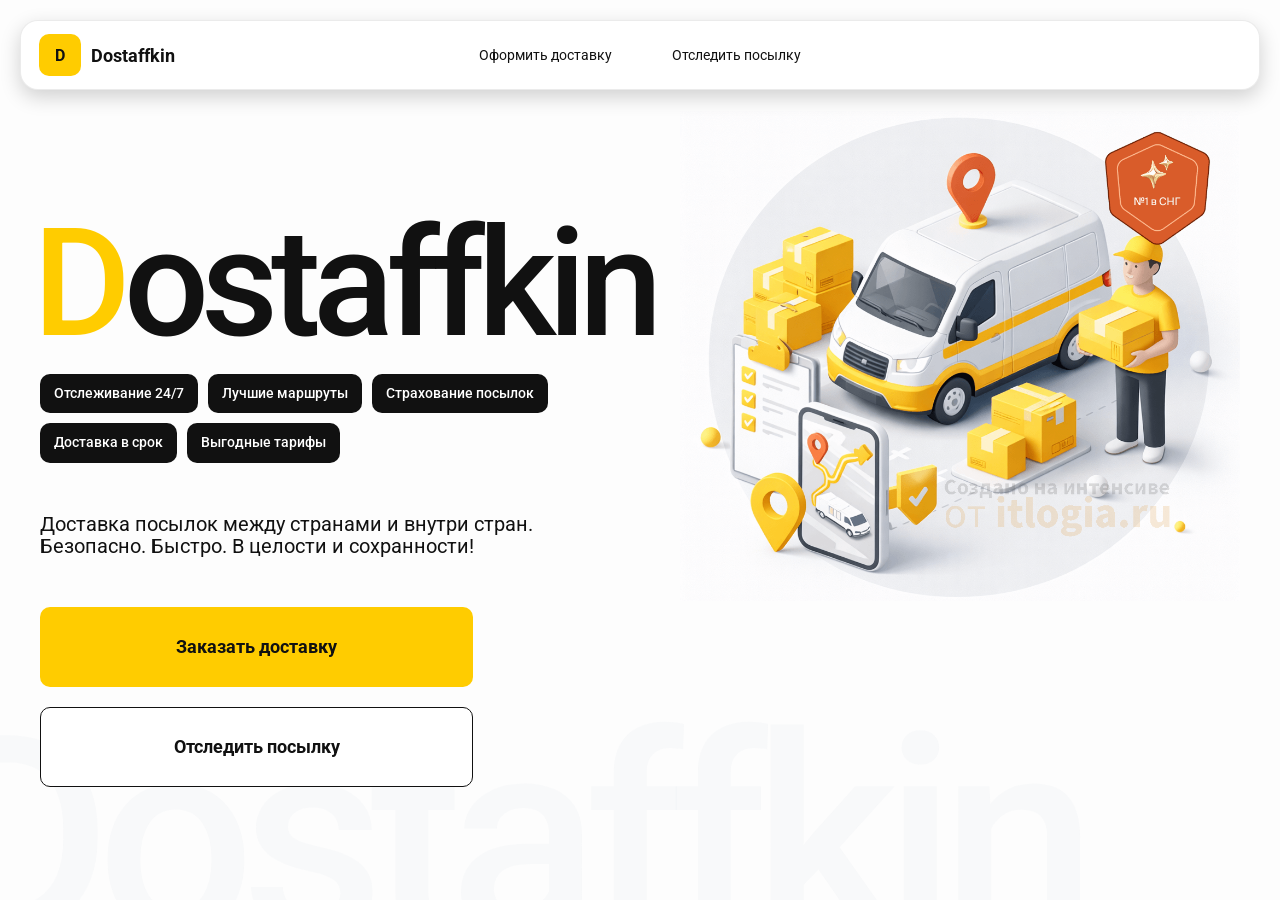
<file: index.html>
<!doctype html>
<html lang="ru">

<head>
    <meta charset="utf-8" />
    <meta name="viewport" content="width=device-width,initial-scale=1,maximum-scale=1,user-scalable=0" />
    <title>Dostaffkin — Доставка посылок между странами и внутри стран. Безопасно. Быстро. В целости и сохранности!
    </title>

    <link href="styles/base.css " rel="stylesheet" />
    <link href="styles/base_adaptive.css " rel="stylesheet" />
    <link href="styles/index.css " rel="stylesheet" />
    <link href="styles/index_adaptive.css " rel="stylesheet" />
</head>

<body>
    <div class="container">
        <header class="header">
            <a class="header-brand" href="#">
                <div class="header-logo">D</div>
                <div class="header-title">Dostaffkin</div>
            </a>
            <nav class="header-menu">
                <a class="header-link" href="./order.html">Оформить <span>доставку</span></a>
                <a class="header-link" href="./track.html">Отследить <span>посылку</span></a>
            </nav>
        </header>
        <main class="main">
            <section class="main-info">
                <div class="main-title">
                    <span>D</span>ostaffkin
                </div>
                <div class="main-features">
                    <div class="main-feature">Отслеживание 24/7</div>
                    <div class="main-feature">Лучшие маршруты</div>
                    <div class="main-feature">Страхование посылок</div>
                    <div class="main-feature">Доставка в срок</div>
                    <div class="main-feature">Выгодные тарифы</div>
                </div>
                <div class="main-description">
                    Доставка посылок между странами и внутри стран.
                    Безопасно. Быстро. В целости и сохранности!
                </div>
                <div class="main-actions">
                    <a class="button" type="button" href="./order.html">Заказать доставку</a>
                    <a class="button button-white" type="button" href="./track.html">Отследить посылку</a>
                </div>
            </section>
            <div class="main-title-ghost">Dostaffkin</div>
            <section class="main-image">
                <img src="images/main-image.png" alt="Main image" />
            </section> 
        </main>
    </div>

</body>

</html>
</file>
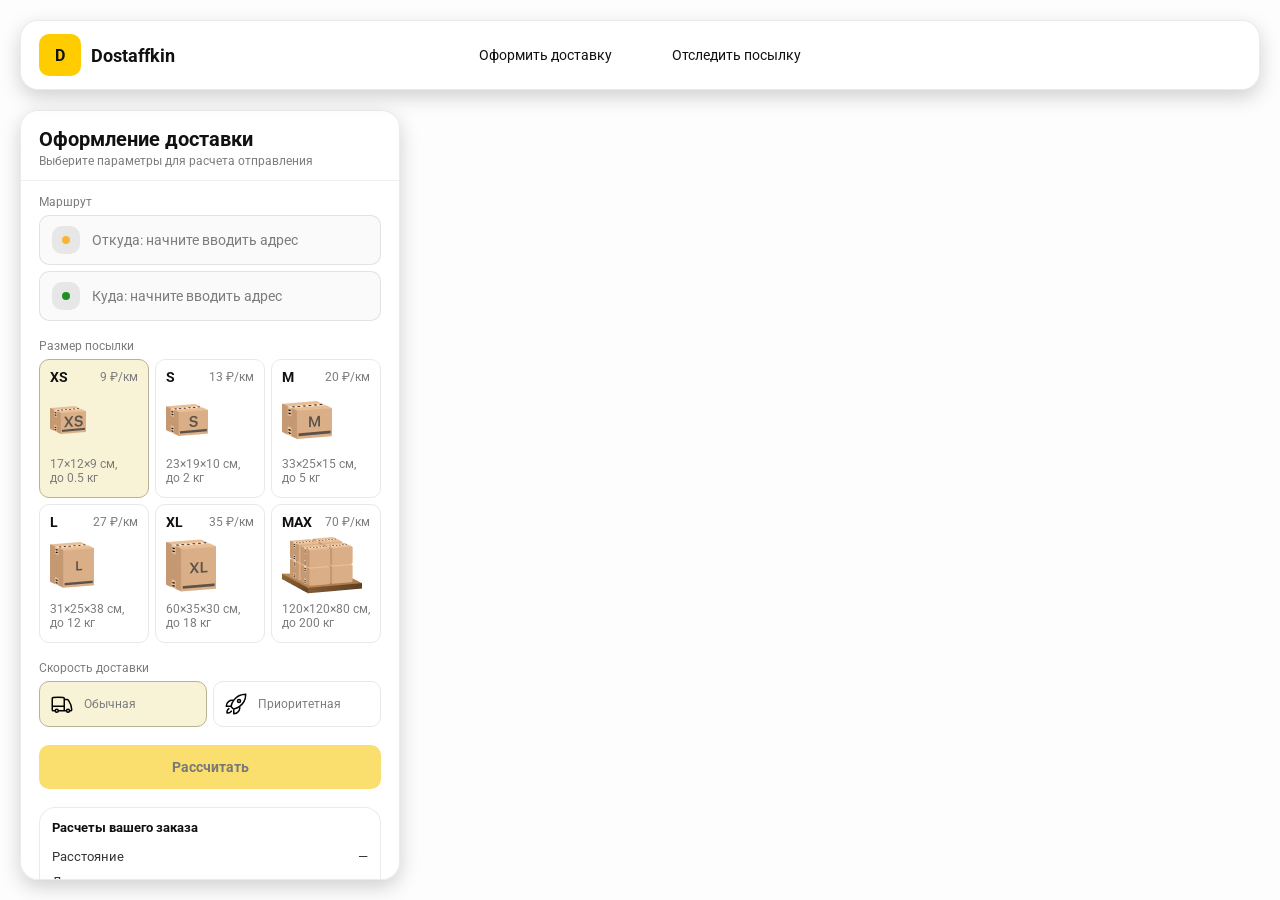
<file: order.html>
<!doctype html>
<html lang="ru">

<head>
    <meta charset="utf-8" />
    <meta name="viewport" content="width=device-width,initial-scale=1,maximum-scale=1,user-scalable=0" />
    <title>Оформление доставки</title>

    <link rel="stylesheet" href="styles/base.css" />
    <link rel="stylesheet" href="styles/base_adaptive.css" />

    <link rel="stylesheet" href="styles/order.css" />
    <link rel="stylesheet" href="styles/order_adaptive.css" />

    <script src="https://api-maps.yandex.ru/2.1/?lang=ru_RU&apikey=c133ac55-6ec7-43ec-b159-b26fb6394f60&suggest_apikey=46026a61-4bfb-4247-b610-aa0d5bd3add1" type="text/javascript"></script>
</head>

<body>
    <div id="map"></div>

    <header class="header">
        <a class="header-brand" href="./index.html">
            <div class="header-logo">D</div>
            <div class="header-title">Dostaffkin</div>
        </a>
        <nav class="header-menu">
            <a class="header-link" href="#">Оформить <span>доставку</span></a>
            <a class="header-link" href="./track.html">Отследить <span>посылку</span></a>
        </nav>
    </header>

    <aside class="main" id="sidebar">
        <div class="main-header">
            <div class="main-title">Оформление доставки</div>
            <div class="main-text">Выберите параметры для расчета отправления</div>
        </div>
        <div class="main-content">
            <div class="main-route">
                <div class="main-block-title">Маршрут</div>
                <div class="main-fields">
                    <div class="main-field" id="fromField">
                        <div class="main-pin"></div>
                        <input id="from" placeholder="Откуда: начните вводить адрес" autocomplete="off" />
                        <div class="main-ac" id="fromAc" role="listbox" aria-label="Подсказки адресов"></div>
                    </div>

                    <div class="main-field" id="toField">
                        <div class="main-pin"></div>
                        <input id="to" placeholder="Куда: начните вводить адрес" autocomplete="off" />
                        <div class="main-ac" id="toAc" role="listbox" aria-label="Подсказки адресов"></div>
                    </div>
                </div>
            </div>
            <div class="main-package">
                <div class="main-block-title">Размер посылки</div>

                <div class="main-sizes">
                    <div class="main-size-card is-active" data-value="xs">
                        <div class="main-size-top">
                            <div class="main-size-label">XS</div>
                            <div class="main-size-rate">9 ₽/км</div>
                        </div>
                        <div class="main-size-media">
                            <img src="images/sizes/xs.png" alt="Короб XS" />
                        </div>
                        <div class="main-size-description">17×12×9 см,<br>до 0.5 кг</div>
                    </div>

                    <div class="main-size-card" data-value="s">
                        <div class="main-size-top">
                            <div class="main-size-label">S</div>
                            <div class="main-size-rate">13 ₽/км</div>
                        </div>
                        <div class="main-size-media">
                            <img src="images/sizes/s.png" alt="Короб S" />
                        </div>
                        <div class="main-size-description">23×19×10 см,<br>до 2 кг</div>
                    </div>

                    <div class="main-size-card" data-value="m">
                        <div class="main-size-top">
                            <div class="main-size-label">M</div>
                            <div class="main-size-rate">20 ₽/км</div>
                        </div>
                        <div class="main-size-media">
                            <img src="images/sizes/m.png" alt="Короб M" />
                        </div>
                        <div class="main-size-description">33×25×15 см,<br>до 5 кг</div>
                    </div>

                    <div class="main-size-card" data-value="l">
                        <div class="main-size-top">
                            <div class="main-size-label">L</div>
                            <div class="main-size-rate">27 ₽/км</div>
                        </div>
                        <div class="main-size-media">
                            <img src="images/sizes/l.png" alt="Короб L" />
                        </div>
                        <div class="main-size-description">31×25×38 см,<br>до 12 кг</div>
                    </div>

                    <div class="main-size-card" data-value="xl">
                        <div class="main-size-top">
                            <div class="main-size-label">XL</div>
                            <div class="main-size-rate">35 ₽/км</div>
                        </div>
                        <div class="main-size-media">
                            <img src="images/sizes/xl.png" alt="Короб XL" />
                        </div>
                        <div class="main-size-description">60×35×30 см,<br>до 18 кг</div>
                    </div>

                    <div class="main-size-card" data-value="max">
                        <div class="main-size-top">
                            <div class="main-size-label">MAX</div>
                            <div class="main-size-rate">70 ₽/км</div>
                        </div>
                        <div class="main-size-media main-size-media-palleta">
                            <img src="images/sizes/max.png" alt="Паллета" />
                        </div>
                        <div class="main-size-description">120×120×80 см,<br>до 200 кг</div>
                    </div>
                </div>
            </div>
            <div class="main-speed">
                <div class="main-block-title">Скорость доставки</div>

                <div class="main-speeds">
                    <div class="main-speed-card is-active" data-value="regular">
                        <img class="main-speed-media" src="images/icons/regular.svg" alt="Regular" />
                        <div class="main-speed-description">Обычная</div>
                    </div>
                    <div class="main-speed-card" data-value="fast">
                        <img class="main-speed-media" src="images/icons/fast.svg" alt="Fast" />
                        <div class="main-speed-description">Приоритетная</div>
                    </div>

                </div>
            </div>
            <div class="main-calculate-block">
                <button id="calc" class="button calculate-button" type="button" disabled>Рассчитать</button>
            </div>
            <div class="main-result" id="result">
                <div class="main-result-title">Расчеты вашего заказа</div>
                <div class="main-result-lines">
                    <div class="main-result-line"><span>Расстояние</span><span id="distanceValue">—</span></div>
                    <div class="main-result-line"><span>Доставим через</span><span id="durationValue">—</span></div>
                    <div class="main-result-line"><span>Тариф</span><span id="rateValue">—</span></div>
                </div>
                <div class="main-price">
                    <div class="main-price-label">Итого</div>
                    <div class="main-price-value" id="totalValue">—</div>
                </div>
            </div>
            <div class="main-order-box">
                <div class="main-order-form" id="orderForm">
                    <div class="main-order-title">Оформление доставки</div>
                    <div class="main-block-info-row">
                        <div class="main-block-title">Контакты</div>
                        <div class="order-fields">
                            <div class="main-field">
                                <input id="customerName" placeholder="Ваше имя" autocomplete="off" />
                            </div>
                            <div class="main-field">
                                <input id="customerPhone" placeholder="Ваш телефон" autocomplete="off"
                                    inputmode="tel" />
                            </div>
                        </div>
                    </div>
                    <div class="main-block-info-row extra-info">
                        <div class="main-block-title">Дополнительная информация</div>
                        <div class="main-field textarea">
                            <textarea id="comment" placeholder="Детали доставки и комментарии"></textarea>
                        </div>
                    </div>
                    <button id="submit" class="button main-submit-request" type="button" disabled>Отправить
                        заявку
                    </button>
                </div>

                <div class="main-order-success" id="orderSuccess">
                    <div class="main-success-icon">✓</div>
                    <div class="main-success-title">Заявка отправлена!</div>
                    <div class="main-success-title">Номер отправления – <span id="orderId"></span></div>
                    <div class="main-success-subtitle">Мы скоро свяжемся с вами</div>
                </div>
            </div>
        </div>
    </aside>
    <script src="scripts/order.js"></script>

</body>

</html>
</file>
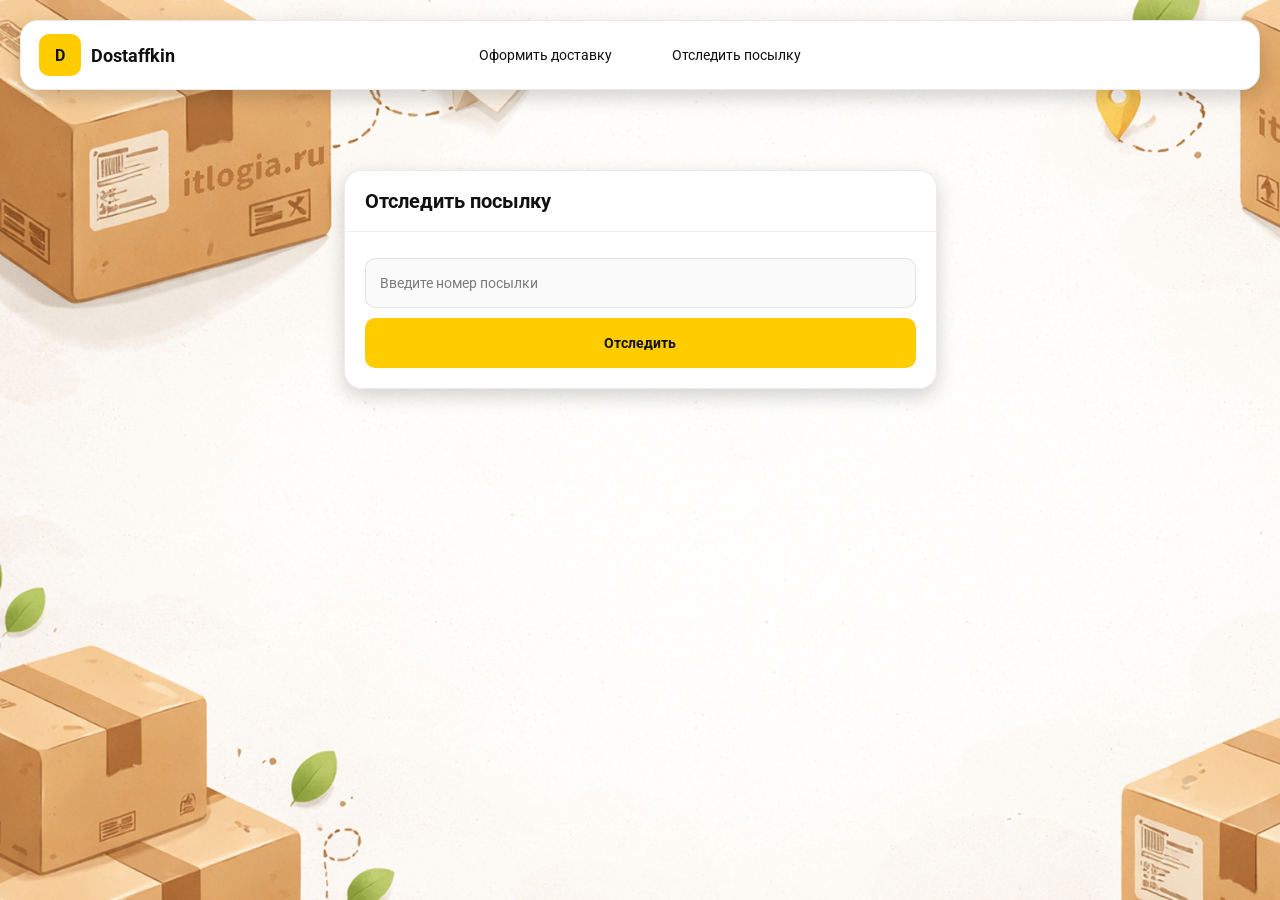
<file: track.html>
<!doctype html>
<html lang="ru">

<head>
    <meta charset="utf-8" />
    <meta name="viewport" content="width=device-width,initial-scale=1,maximum-scale=1,user-scalable=0" />
    <title>Отследить посылку</title>
    <link rel="stylesheet" href="styles/base.css" />
    <link rel="stylesheet" href="styles/base_adaptive.css" />

    <link rel="stylesheet" href="styles/track.css" />
    <link rel="stylesheet" href="styles/track_adaptive.css" />
</head>

<body>
    <div class="container">
        <header class="header">
            <a class="header-brand" href="./index.html">
                <div class="header-logo">D</div>
                <div class="header-title">Dostaffkin</div>
            </a>
            <nav class="header-menu">
                <a class="header-link" href="./order.html">Оформить <span>доставку</span></a>
                <a class="header-link" href="#">Отследить <span>посылку</span></a>
            </nav>
        </header>
        <main class="track-content">
            <section class="track-card track-search">
                <div class="track-title">Отследить посылку</div>
                <div class="track-action">
                    <div class="main-field track-field">
                        <input id="trackNumber" placeholder="Введите номер посылки" autocomplete="off" />
                    </div>
                    <button id="trackButton" class="button track-button" type="button">Отследить</button>
                </div>
            </section>
            <section class="track-card track-result" id="trackResult">
                <div class="track-result-header">
                    <div class="track-id" id="trackIdValue"></div>
                    <div class="track-routes">
                        <div class="track-route">
                            <div class="track-route-pin">
                                <svg xmlns="http://www.w3.org/2000/svg" fill="none" viewBox="0 0 24 24"
                                    stroke-width="1.5" stroke="orange" class="size-6">
                                    <path stroke-linecap="round" stroke-linejoin="round"
                                        d="M15 10.5a3 3 0 1 1-6 0 3 3 0 0 1 6 0Z" />
                                    <path stroke-linecap="round" stroke-linejoin="round"
                                        d="M19.5 10.5c0 7.142-7.5 11.25-7.5 11.25S4.5 17.642 4.5 10.5a7.5 7.5 0 1 1 15 0Z" />
                                </svg>
                            </div>
                            <div class="track-route-address" id="trackFromValue">
                                Откуда: Москва, улица Арбат, 1
                            </div>
                        </div>
                        <div class="track-route track-route-arrow">
                            <svg xmlns="http://www.w3.org/2000/svg" fill="none" viewBox="0 0 24 24" stroke-width="1.5"
                                stroke="currentColor" class="size-6">
                                <path stroke-linecap="round" stroke-linejoin="round"
                                    d="M19.5 13.5 12 21m0 0-7.5-7.5M12 21V3" />
                            </svg>
                        </div>
                        <div class="track-route">
                            <div class="track-route-pin">
                                <svg xmlns="http://www.w3.org/2000/svg" fill="none" viewBox="0 0 24 24"
                                    stroke-width="1.5" stroke="green" class="size-6">
                                    <path stroke-linecap="round" stroke-linejoin="round"
                                        d="M15 10.5a3 3 0 1 1-6 0 3 3 0 0 1 6 0Z" />
                                    <path stroke-linecap="round" stroke-linejoin="round"
                                        d="M19.5 10.5c0 7.142-7.5 11.25-7.5 11.25S4.5 17.642 4.5 10.5a7.5 7.5 0 1 1 15 0Z" />
                                </svg>
                            </div>
                            <div class="track-route-address" id="trackToValue">
                                Куда: Минск, проспект Независимости, 58
                            </div>
                        </div>
                    </div>
                </div>
                <div class="track-info">
                    <div class="track-status-title">Статус данной посылки:</div>
                    <div class="track-status-list" id="trackStatusList">

                    </div>
                </div>
            </section>
        </main>
    </div>
    <script src="scripts/track.js"></script>
</body>

</html>
</file>
<file: styles/base.css>
*, *::before, *::after {
    box-sizing: border-box;
}

@font-face {
    font-family: "Roboto";
    src: url("../fonts/Roboto-Regular.ttf");
    font-weight: normal;
}

@font-face {
    font-family: "Roboto";
    src: url("../fonts/Roboto-Bold.ttf");
    font-weight: bold;
}

@font-face {
    font-family: "Roboto";
    src: url("../fonts/Roboto-Medium.ttf");
    font-weight: 500;
}

html, body {
    margin: 0;
    color: #111111;
    font-family: "Roboto", sans-serif;
}

body {
    background: #FDFDFD;
}

.header {
    border-radius: 18px;
    box-shadow: 0 7px 20px 0 #0000002E;
    backdrop-filter: blur(10px);
    background: #ffffff;
    left: 20px;
    border: 1px solid rgba(0, 0, 0, 0.08);
    position: fixed;
    right: 20px;
    top: 20px;
    padding: 14px 18px;
    height: 70px;
    display: flex;
    align-items: center;
    z-index: 6;
}

.header-brand {
    display: flex;
    align-items: center;
    text-decoration: none;
    gap: 10px;
}

.header-logo {
    width: 42px;
    height: 42px;
    border-radius: 10px;
    background: #FFCC00;
    display: grid;
    place-items: center;
    font-weight: bold;
    color: #111;
}

.header-title {
    font-size: 18px;
    font-weight: bold;
    color: #111111;
    text-decoration: none;
}

.header-menu {
    display: flex;
    align-items: center;
    gap: 60px;
    margin: 0;
    position: absolute;
    left: 50%;
    transform: translateX(-50%);
}

.header-link {
    font-size: 14px;
    color: #111111;
    text-decoration: none;
}

.button {
    border: 0;
    outline: none;
    height: 44px;
    border-radius: 10px;
    font-size: 14px;
    font-weight: bold;
    cursor: pointer;
    font-family: inherit;
    transition: transform .08s ease, opacity .12s ease;
    background: #ffcc00;
    color: #111111;
    text-align: center;
    text-decoration: none;
}

.button:hover {
    background-color: #E5BC19;
}

.button:disabled {
    cursor: not-allowed;
    background-color: #FADE6E;
    color: #787878;
    transform: none;
}

.button.button-white {
    background: #ffffff;
    border: 1px solid #111111;
}

.button.button-white:hover {
    background: rgb(241 241 241);
}

.main-field {
    display: flex;
    align-items: center;
    margin-top: 6px;
    gap: 10px;
    border: 1px solid #1111111A;
    background: #FAFAFA;
    border-radius: 10px;
    padding: 10px 12px;
    position: relative;
    box-sizing: border-box;
    height: 50px;
}

.main-field.textarea {
    height: auto;
}

.main-pin {
    width: 28px;
    height: 28px;
    border-radius: 10px;
    background: rgba(17, 17, 17, 0.08);
    display: grid;
    place-items: center;
    flex: 0 0 auto;
    position: relative;
}

.main-pin::before {
    content: "";
    width: 8px;
    height: 8px;
    border-radius: 999px;
    background: orange;
    opacity: .75;
    display: block;
}

.main-field:last-child .main-pin::before {
    background: green;
    opacity: .85;
}

input, textarea {
    width: 100%;
    border: 0;
    outline: none;
    background: transparent;
    font-size: 14px;
    color: #111111;
    font-family: inherit;
}

textarea {
    resize: vertical;
    min-height: 72px;
    padding: 2px 0;
}

input::placeholder, textarea::placeholder {
    color: #7C7C7C;
}

.main-field:focus-within {
    border-color: rgba(0, 0, 0, 0.20);
    box-shadow: 0 0 0 4px rgba(255, 204, 0, 0.35);
    background: rgba(255, 255, 255, 0.75);
}
</file>
<file: styles/base_adaptive.css>
@media (max-width: 767px) {
    .header {
        left: 10px;
        right: 10px;
        top: 10px;
    }

    .header-link span {
        display: none;
    }

    .header-menu {
        gap: 20px;
        justify-content: flex-start;
        margin: 0 0 0 30px;
        position: static;
        transform: none;
    }
}

@media (max-width: 420px) {
    .header-title {
        display: none;
    }
}

@media (max-width: 374px) {
    .header-menu {
        gap: 10px;
        margin: 0 0 0 10px;
    }
}
</file>
<file: styles/index.css>
.container {
    overflow: hidden;
    min-height: 100vh;
}

.main {
    padding: 111px 40px 40px;
    position: relative;
    display: flex;
}

.main-info {
    max-width: 840px;
    width: 100%;
    position: relative;
}

.main-title {
    margin-top: 98px;
    font-weight: 500;
    font-size: 200px;
    line-height: 1;
    letter-spacing: -0.05em;
    color: #111111;
    left: -15px;
    position: relative;
}

.main-title span {
    color: #ffcc00;
}

.main-features {
    margin-top: 15px;
    display: flex;
    flex-wrap: wrap;
    gap: 10px;
}

.main-feature {
    background: #111111;
    color: #ffffff;
    padding: 12px 14px;
    font-weight: 500;
    font-size: 14px;
    line-height: 1.1;
    border-radius: 10px;
}

.main-description {
    margin-top: 50px;
    max-width: 500px;
    font-size: 20px;
    line-height: 1.1;
    color: #111111;
}

.main-actions {
    margin-top: 50px;
    display: flex;
    flex-direction: column;
    gap: 20px;
}

.main-actions .button {
    height: 80px;
    width: 433px;
    font-size: 18px;
    font-weight: bold;
    place-items: center;
    display: grid;
}

.main-title-ghost {
    position: absolute;
    z-index: -1;
    left: -70px;
    bottom: -150px;
    font-weight: 500;
    font-size: 278px;
    line-height: 1;
    letter-spacing: -0.05em;
    color: #ECEDF04D;
}

.main-image {
    width: 1024px;
    top: 100px;
    z-index: -2;
}

.main-image img {
    width: 100%;
    max-width: 1024px;
    height: auto;
    display: block;
}
</file>
<file: styles/index_adaptive.css>
@media (max-width: 1760px) {
    .main-title {
        font-size: 150px;
        left: -7px;
    }

    .main-info {
        max-width: 640px;
    }
}

@media (max-width: 1200px) {
    .main-info {
        max-width: 540px;
    }

    .main {
        padding: 111px 20px 20px;
    }

    .main-title {
        font-size: 120px;
        left: -4px;
    }

    .main-title-ghost {
        font-size: 220px;
    }
}

@media (max-width: 1024px) {
    .main-title {
        margin-top: 30px;
    }

    .main {
        flex-direction: column-reverse;
    }

    .main-image {
        max-width: 350px;
        position: absolute;
        left: 370px;
        top: 370px;
    }

    .main-info {
        max-width: 100%;
    }

    .main-actions {
        gap: 10px;
    }

    .main-actions .button {
        height: 50px;
        font-size: 14px;
        width: auto;
        max-width: 300px;
    }

    .main-description {
        max-width: 350px;
    }
}

@media (max-width: 570px) {
    .main-title {
        font-size: 88px;
    }

    .main-description {
        max-width: 100%
    }

    .main-actions {
       width: 100%;
    }

    .main-actions .button {
        width: 100%;
        max-width: 100%
    }

    .main-image {
        max-width: 650px;
        position: absolute;
        left: 170px;
        top: 70px;
        opacity: 0.2;
    }
}

@media (max-width: 400px) {
    .main-title {
        font-size: 70px;
    }
}
</file>
<file: styles/order.css>
#map {
    position: fixed;
    inset: 0;
}

.main {
    border-radius: 18px;
    box-shadow: 0 7px 20px 0 #0000002E;
    backdrop-filter: blur(10px);
    background: rgba(255, 255, 255, 0.96);
    left: 20px;
    border: 1px solid rgba(0, 0, 0, 0.08);
    position: fixed;
    top: 110px;
    bottom: 20px;
    width: 380px;
    display: flex;
    flex-direction: column;
    overflow: hidden;
    z-index: 5;
}

.main-header {
    padding: 18px 18px 12px 18px;
    border-bottom: 1px solid rgba(0, 0, 0, 0.06);
    display: flex;
    flex-direction: column;
}

.main-title {
    font-size: 20px;
    line-height: 100%;
    font-weight: bold;
}

.main-text {
    font-size: 12px;
    margin-top: 5px;
    color: #7C7C7C;
}

.main-content {
    padding: 14px 18px 18px 18px;
    overflow: auto;
    scrollbar-width: none;
    display: flex;
    flex-direction: column;
    gap: 18px;
    flex: 1;
}

.main-block-title {
    font-size: 12px;
    color: #7C7C7C;
}

.main-route .main-block-title,
.main-package .main-block-title {
    margin-bottom: 6px;
}

.main-sizes {
    display: grid;
    gap: 6px;
    grid-template-columns: repeat(3, 1fr);
}

.main-size-card {
    border: 1px solid #E8E8E7;
    background: #FFFFFF;
    border-radius: 10px;
    padding: 10px;
    cursor: pointer;
    user-select: none;
    transition: transform .08s ease, border-color .12s ease, background .12s ease;
    min-height: 139px;
}

.main-size-card:hover {
    transform: translateY(-1px);
}

.main-size-card.is-active {
    background-color: #F8F2D6;
    border-color: #B7B196;
}

.main-size-top {
    display: flex;
    align-items: center;
    justify-content: space-between;
}

.main-size-label {
    font-weight: bold;
    font-size: 14px;
    color: #111111;
    line-height: 100%;
}

.main-size-rate {
    font-size: 12px;
    color: #7C7C7C;
    line-height: 100%;
}

.main-size-media {
    margin-top: 8px;
    height: 57px;
}

.main-size-description {
    margin-top: 8px;
    font-size: 12px;
    color: #7C7C7C;
    line-height: 1.2;
}

.calculate-button {
    width: 100%;
}

.main-result {
    border: 1px solid rgba(0, 0, 0, 0.08);
    background: rgba(255, 255, 255, 0.75);
    border-radius: 16px;
    padding: 12px;
    line-height: 1.25;
}

.main-result-title {
    font-weight: bold;
    font-size: 13px;
    color: #111111;
    margin-bottom: 13px;
}

.main-result-lines {
    gap: 8px;
    display: flex;
    flex-direction: column;
}

.main-result-line {
    font-size: 13px;
    color: rgba(17, 17, 17, 0.85);
    display: flex;
    justify-content: space-between;
}

.main-price {
    margin-top: 18px;
    padding-top: 10px;
    border-top: 1px dashed rgba(0, 0, 0, 0.12);
    display: flex;
    align-items: baseline;
    justify-content: space-between;
}

.main-price-label {
    font-size: 12px;
    color: rgba(17, 17, 17, 0.55);
}

.main-price-value {
    font-size: 20px;
    font-weight: bold;
    color: #111111;
    letter-spacing: -0.3px;
}

.main-order-box {
    background: #ffffff;
    border: 1px solid #E8E8E7;
    border-radius: 10px;
    padding: 12px;
}

.main-order-title {
    margin-bottom: 8px;
    font-weight: bold;
    font-size: 14px;
    color: #111111;
}

.main-block-info {
    display: flex;
    flex-direction: column;
    gap: 6px;
}

.order-fields {
    display: grid;
    grid-template-columns: 1fr 1fr;
    column-gap: 10px;
    margin-top: 6px;
}

.main-block-info-row.extra-info {
    display: block;
    margin-top: 13px;
}

.main-submit-request {
    width: 100%;
    margin-top: 6px;
}

.main-order-success {
    display: none;
    text-align: center;
    padding: 22px 12px;
    gap: 12px;
}

.main-order-success.is-visible {
    display: flex;
    flex-direction: column;
    align-items: center;
}

.main-success-icon {
    width: 56px;
    height: 56px;
    border-radius: 50%;
    background: #16a34a;
    color: #ffffff;
    display: grid;
    place-items: center;
    font-size: 30px;
}

.main-success-title {
    font-size: 14px;
    font-weight: bold;
    color: #111111;
}

.main-success-subtitle {
    font-size: 12px;
    color: rgba(17, 17, 17, 0.55);
    line-height: 1.3;
}

.main-speed .main-block-title {
    margin-bottom: 6px;
}

.main-speeds {
    display: grid;
    gap: 6px;
    grid-template-columns: repeat(2, 1fr);
}

.main-speed-card {
    border: 1px solid #E8E8E7;
    background: #FFFFFF;
    border-radius: 10px;
    padding: 10px;
    cursor: pointer;
    user-select: none;
    transition: transform .08s ease, border-color .12s ease, background .12s ease;
    display: flex;
    align-items: center;
    gap: 10px;
}

.main-speed-card:hover {
    transform: translateY(-1px);
}

.main-speed-card.is-active {
    background-color: #F8F2D6;
    border-color: #B7B196;
}

.main-speed-description {
    font-size: 12px;
    color: #7C7C7C;
    line-height: 1.2;
}
</file>
<file: styles/order_adaptive.css>
@media (max-width: 767px) {
    .main {
        left: 10px;
        right: 10px;
        top: 50%;
        bottom: 12px;
        width: auto;
        max-width: none;
    }
}

@media (max-width: 420px) {
    .main-sizes {
        grid-template-columns: repeat(2, 1fr);
    }
}
</file>
<file: styles/track.css>
.container {
    background: #F4F4F4 url("../images/track-bg.png");
    background-size: cover;
    min-height: 100vh;
    padding: 170px 0 50px 0;
}

.track-content {
    width: 593px;
    margin: 0 auto;
}

.track-card {
    width: 100%;
    border-radius: 18px;
    box-shadow: 0 7px 20px 0 #0000002E;
    backdrop-filter: blur(10px);
    background: rgba(255, 255, 255, 0.96);
    border: 1px solid rgba(0, 0, 0, 0.08);
}

.track-title {
    font-size: 20px;
    line-height: 100%;
    font-weight: bold;
    border-bottom: 1px solid #EEEEEE;
    padding: 20px;
}

.track-action {
    padding: 20px;
}

.track-button {
    width: 100%;
    height: 50px;
}

.track-field {
    margin-bottom: 10px;
}

.track-result {
    margin-top: 5px;
    display: none;
}

.track-result.is-visible {
    display: block;
}

.track-result-header {
    font-weight: bold;
    font-size: 14px;
    color: #111111;
    padding: 20px;
    border-bottom: 1px solid #EEEEEE;
}

.track-id {
    margin-bottom: 12px;
    font-size: 20px;
}

.track-routes {
    display: flex;
    flex-direction: column;
    gap: 10px;
    font-weight: normal;
}

.track-route {
    display: flex;
    align-items: center;
    gap: 10px;
}

.track-route-pin {
    width: 24px;
    height: 24px;
    flex-shrink: 0;
}

.track-route-arrow {
    padding: 15px 0;
    width: 24px;
    height: 24px;
}

.track-info {
    padding: 20px;
}

.track-status {
    display: flex;
    align-items: center;
    font-size: 12px;
    gap: 10px;
}

.track-status-title {
    font-size: 14px;
    color: #111111;
    margin-bottom: 20px;
}

.track-status-list {
    display: flex;
    flex-direction: column;
    gap: 15px;
}

.track-status-icon {
    width: 40px;
    height: 40px;
    border-radius: 50%;
    background: rgba(17, 17, 17, 0.08);
    display: grid;
    place-items: center;
    flex: 0 0 auto;
}

.track-status.created .track-status-icon {
    background-color: #F1CB00;
}

.track-status.in-way .track-status-icon {
    background-color: #F08A11;
}

.track-status.ready .track-status-icon {
    background-color: #A35D0A;
}

.track-status.done .track-status-icon {
    background-color: #37C93B;
}

.track-status-text {
    display: flex;
    align-items: center;
    justify-content: space-between;
    color: #111111;
    font-size: 12px;
    flex: 1;
}

.track-status-date {
    color: rgba(17, 17, 17, 0.55);
}
</file>
<file: styles/track_adaptive.css>
@media (max-width: 767px) {
    .container {
        padding: 130px 0 50px 0;
    }

    .track-content {
        width: 100%;
        padding-left: 10px;
        padding-right: 10px;
    }

    .track-result-header {
        padding: 20px;
    }
}
</file>
